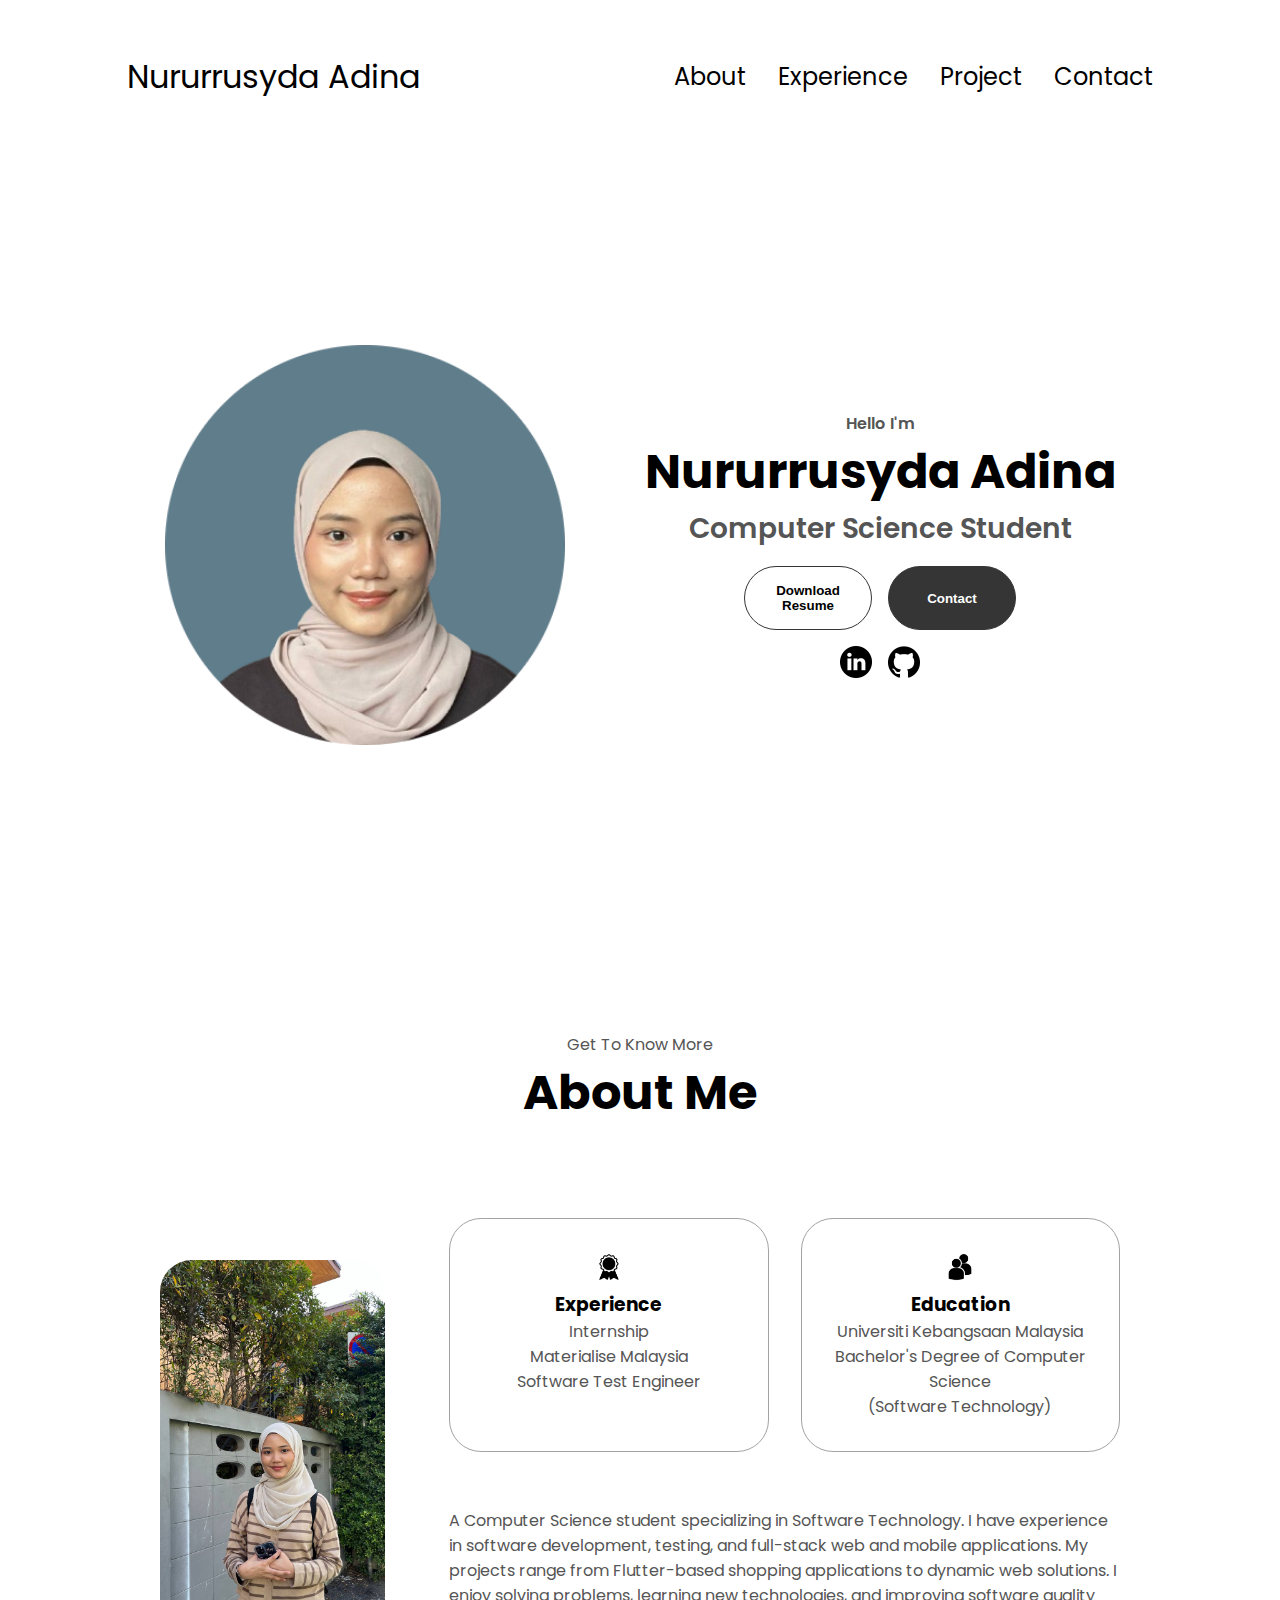
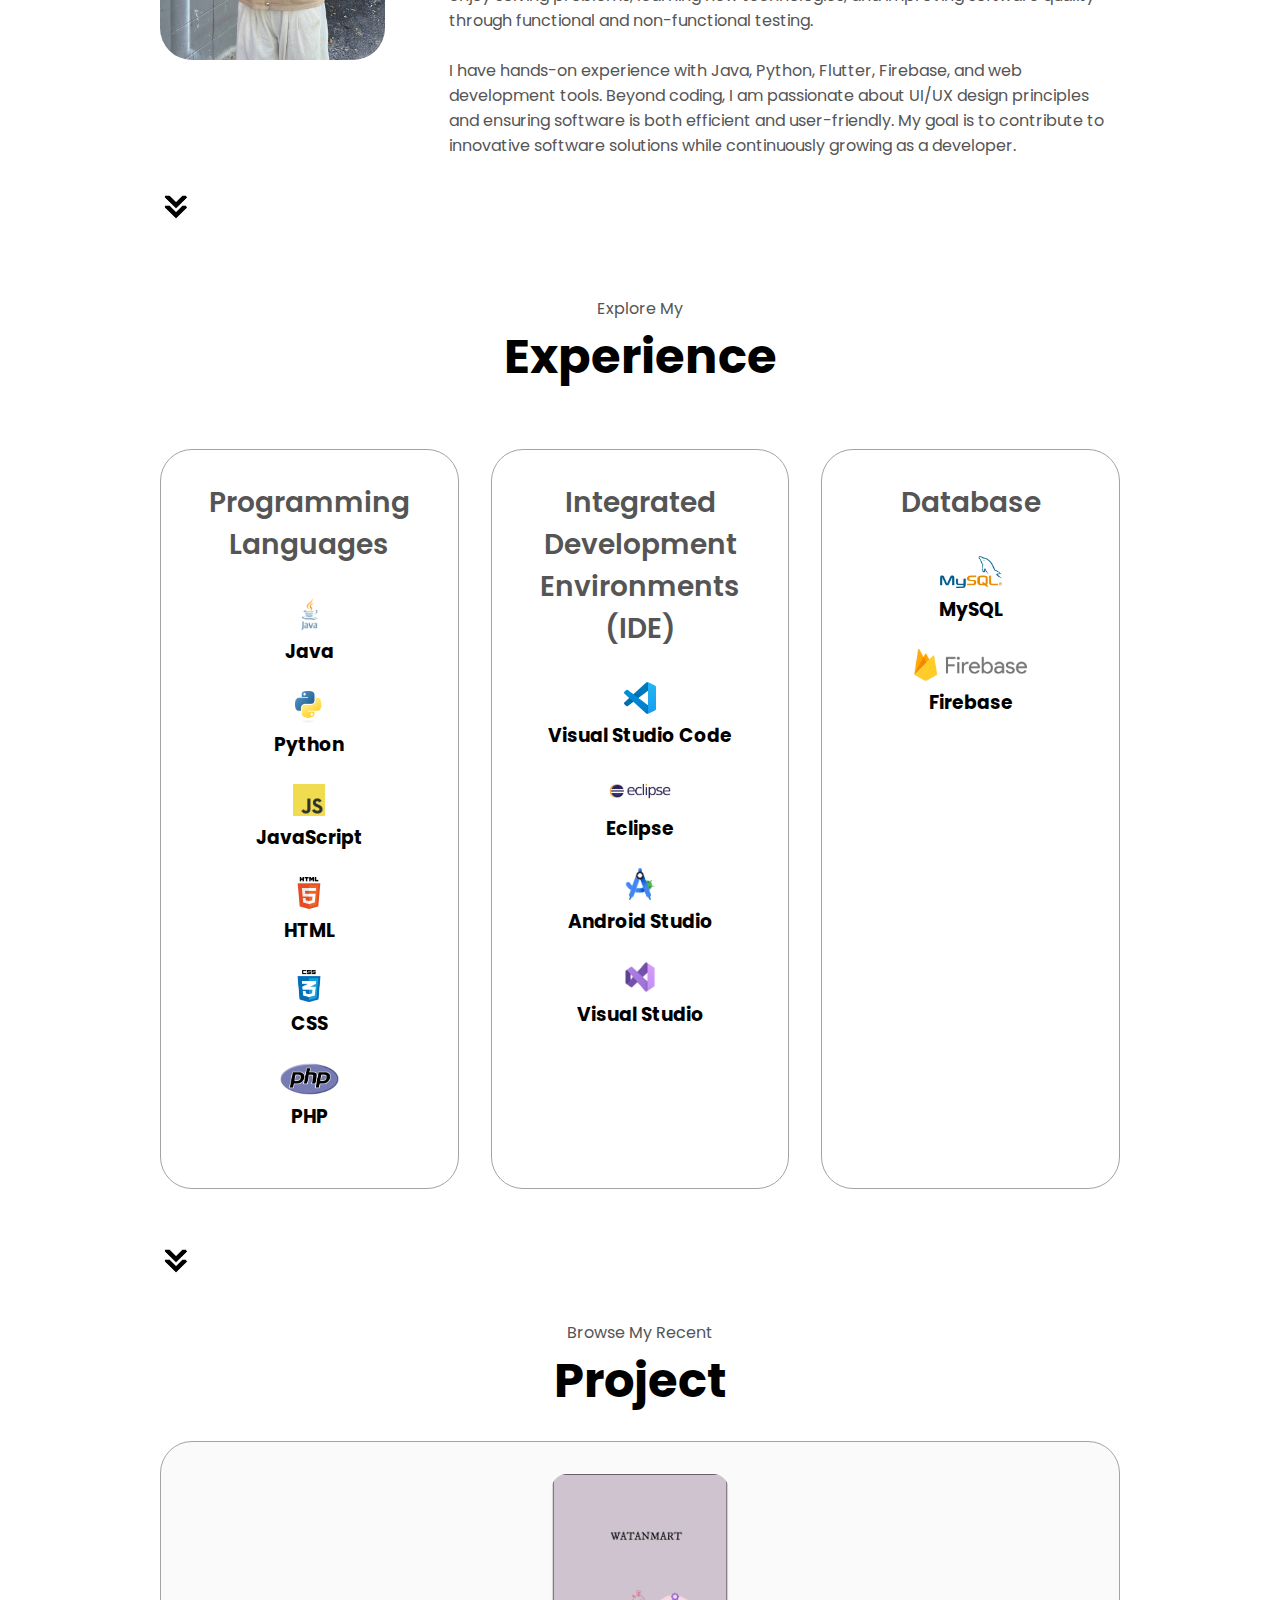
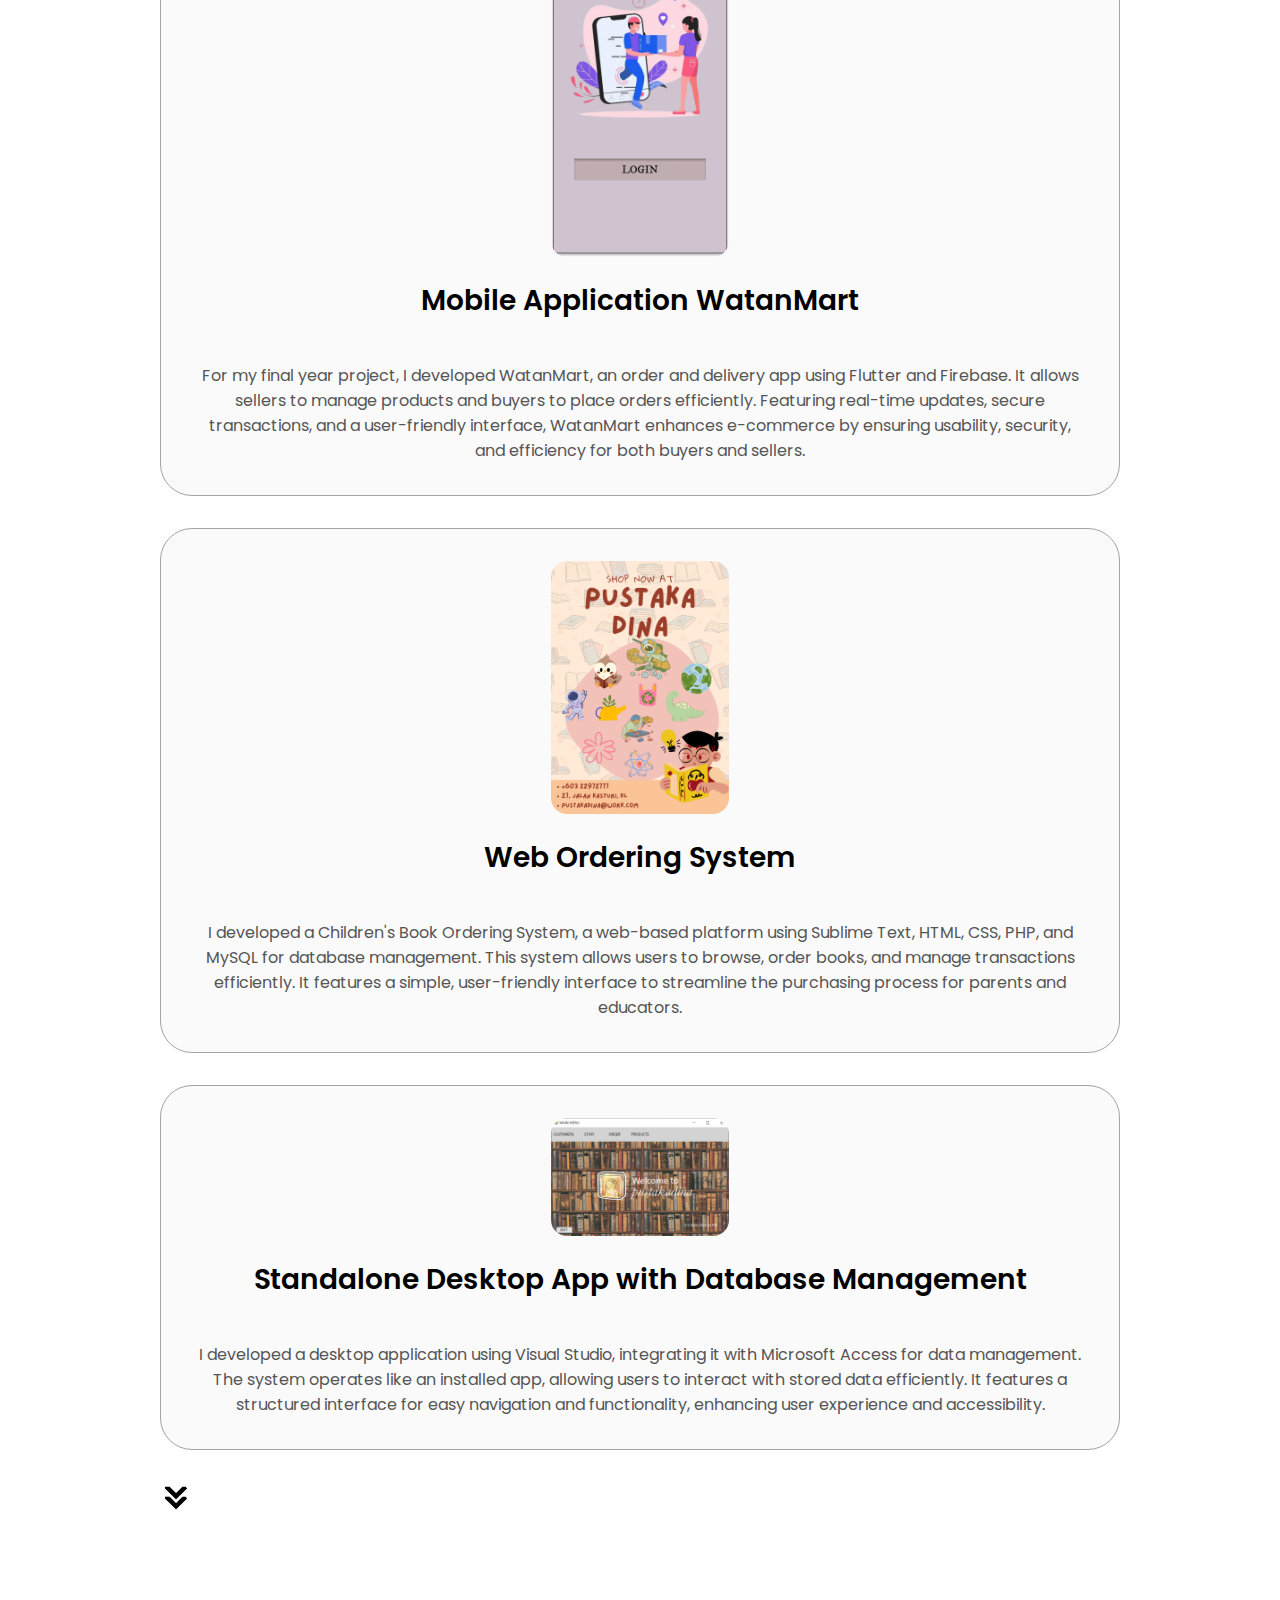
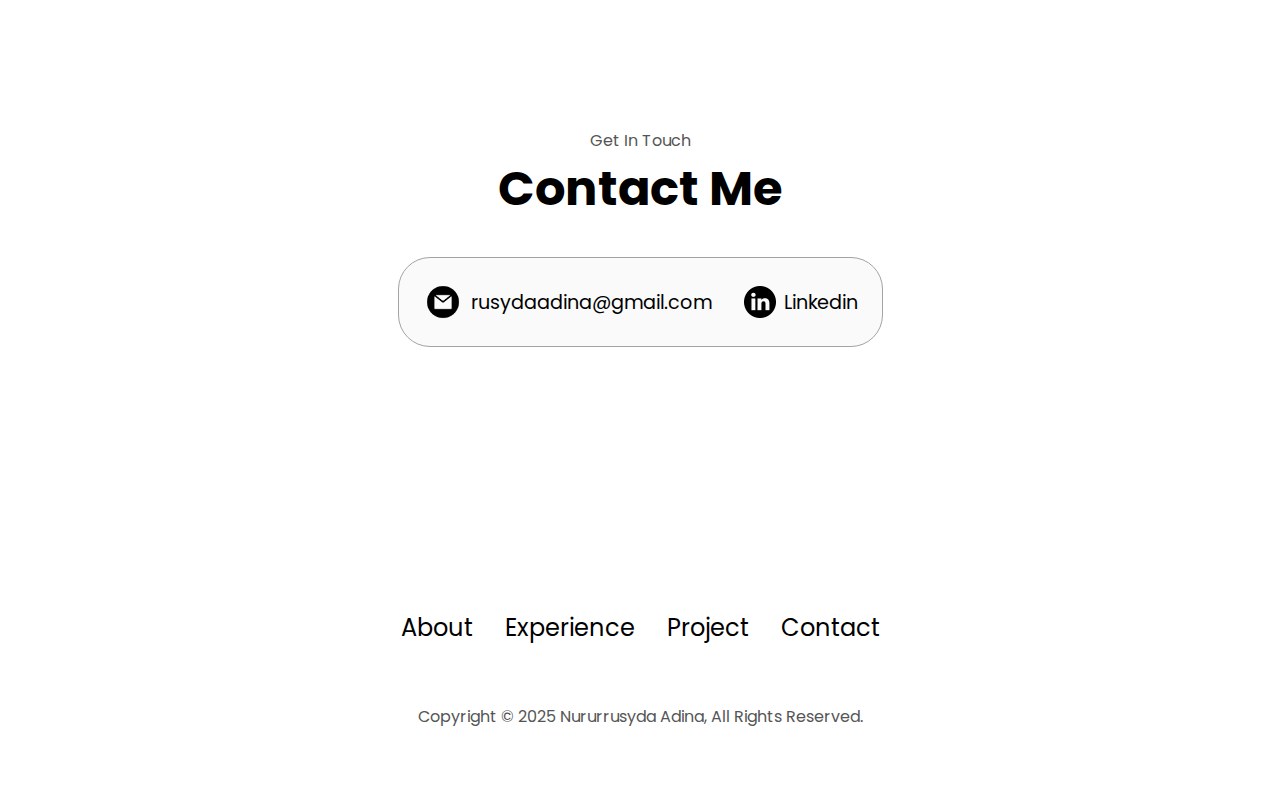
<file: index.html>
<!DOCTYPE html>
<html lang="en">
    <head>
        <meta charset="UTF-8">
        <meta name="viewport" content="width=device-width, initial-scale=1.0">
        <title>My Portfolio</title>
        <link rel="stylesheet" href="style.css">
        <link rel="stylesheet" href="mediaqueries.css">
    </head>
    <body>
        <nav id="desktop-nav">
            <div class="logo">Nururrusyda Adina</div>
            <div>
                <ul class="nav-links">
                    <li><a href="#about">About</a></li>
                    <li><a href="#experience">Experience</a></li>
                    <li><a href="#project">Project</a></li>
                    <li><a href="#contact">Contact</a></li>
                </ul>
            </div>
        </nav>
        <nav id="hamburger-nav">
            <div class="logo">Nururrusyda Adina</div>
            <div class="hamburger-menu">
                <div class="hamburger-icon" onclick="toggleMenu()">
                    <span></span>
                    <span></span>
                    <span></span>
                </div>
                <div class="menu-links">
                    <li><a href="#about" onclick="toggleMenu()">About</a></li>
                    <li><a href="#experience" onclick="toggleMenu()">Experience</a></li>
                    <li><a href="#project" onclick="toggleMenu()">Project</a></li>
                    <li><a href="#Contact" onclick="toggleMenu()">Contact</a></li>
                </div>
            </div>
        </nav>
        <section id="profile">
            <div class="section__pic-container">
                <img src="assets/profile-pic.png" alt="Dina profile picture">
            </div>
            <div class="section__text">
                <p class="section__text__p1">Hello I'm</p>
                <h1 class="title">Nururrusyda Adina</h1>
                <p class="section__text__p2">Computer Science Student</p>
                <div class="btn-container">
                    <button class="btn btn-color-2" onclick="window.open('./resume.pdf')">
                        Download Resume
                    </button>
                    <button class="btn btn-color-1" onclick="location.href='./#contact'">
                        Contact
                    </button>
                </div>
                <div id="socials-container">
                    <img src="assets/linkedin.png" alt="My Linkedin profile"
                    class="icon" onclick="location.href='www.linkedin.com/in/nururrusyda-adina-05a764264'">
                    <img src="assets/github.png" alt="My Github profile"
                    class="icon" onclick="location.href='www.github.com/'">
                </div>
            </div>
        </section>
        <section id="about">
            <p class="section__text__p1">Get To Know More</p>
            <h1 class="title">About Me</h1>
            <div class="section-container">
                <div class="section__pic-container">
                    <img src="assets/about-pic.jpg" alt="Profile picture" class="about-pic">
                </div>
                <div class="about-details-container">
                    <div class="about-containers">
                        <div class="details-container">
                            <img src="assets/experience.png" alt="Experience icon" class="icon">
                            <h3>Experience</h3>
                            <p>Internship <br> Materialise Malaysia <br> Software Test Engineer</p>
                        </div>
                        <div class="details-container">
                            <img src="assets/education.png" alt="Education icon" class="icon">
                            <h3>Education</h3>
                            <p>Universiti Kebangsaan Malaysia <br> Bachelor's Degree of Computer Science <br>(Software Technology)</p>
                        </div>
                    </div>
                    <div class="text-container">
                        <p>A Computer Science student specializing in Software Technology. I have experience in software development,
                             testing, and full-stack web and mobile applications. My projects range from Flutter-based shopping applications
                              to dynamic web solutions. I enjoy solving problems, learning new technologies, and improving software quality 
                              through functional and non-functional testing.</p><br>
                        <p>I have hands-on experience with Java, Python, Flutter, Firebase, and web development tools. Beyond coding, I am 
                            passionate about UI/UX design principles and ensuring software is both efficient and user-friendly. My goal is to
                             contribute to innovative software solutions while continuously growing as a developer.</p>
                    </div>
                </div>
            </div>
            <img src="assets/arrow.png" alt="Arrow icon" class="icon" onclick="location.href='./#experience'">
        </section>
        <section id="experience">
            <p class="section__text__p1">Explore My</p>
            <h1 class="title">Experience</h1>
            <div class="experience-details-container">
                <div class="about-containers">
                    <div class="details-container"> <!--LANGUAGES-->
                        <h2 class="experience-sub-title">Programming Languages</h2>
                        <div class="article-container">
                            <article>
                                <img src="assets/java.png" alt="Experience icon" class="icon">
                                <div>
                                    <h3>Java</h3><br>
                                </div>
                            </article>
                            <article>
                                <img src="assets/python.png" alt="Experience icon" class="icon">
                                <div>
                                    <h3>Python</h3><br>
                                </div>
                            </article>
                            <article>
                                <img src="assets/javascript.png" alt="Experience icon" class="icon">
                                <div>
                                    <h3>JavaScript</h3><br>
                                </div>
                            </article>
                            <article>
                                <img src="assets/html.png" alt="Experience icon" class="icon">
                                <div>
                                    <h3>HTML</h3><br>
                                </div>
                            </article>
                            <article>
                                <img src="assets/css.png" alt="Experience icon" class="icon">
                                <div>
                                    <h3>CSS</h3><br>
                                </div>
                            </article>
                            <article>
                                <img src="assets/php.png" alt="Experience icon" class="icon">
                                <div>
                                    <h3>PHP</h3><br>
                            </article>
                        </div>
                    </div>
                    <div class="details-container"> <!--IDE-->
                        <h2 class="experience-sub-title">Integrated Development Environments (IDE)</h2>
                        <div class="article-container">
                            <article>
                                <img src="assets/vsc.png" alt="Experience icon" class="icon">
                                <div>
                                    <h3>Visual Studio Code</h3><br>
                                </div>
                            </article>
                            <article>
                                <img src="assets/eclipse.png" alt="Experience icon" class="icon">
                                <div>
                                    <h3>Eclipse</h3><br>
                                </div>
                            </article>
                            <article>
                                <img src="assets/android.png" alt="Experience icon" class="icon">
                                <div>
                                    <h3>Android Studio</h3><br>
                                </div>
                            </article>
                            <article>
                                <img src="assets/vs.jpg" alt="Experience icon" class="icon">
                                <div>
                                    <h3>Visual Studio</h3><br>
                                </div>
                            </article>
                        </div>
                    </div>
                    <div class="details-container"> <!--DATABASE-->
                        <h2 class="experience-sub-title">Database</h2>
                        <div class="article-container">
                            <article>
                                <img src="assets/mysql.png" alt="Experience icon" class="icon">
                                <div>
                                    <h3>MySQL</h3><br>
                                </div>
                            </article>
                            <article>
                                <img src="assets/firebase.png" alt="Experience icon" class="icon">
                                <div>
                                    <h3>Firebase</h3><br>
                                </div>
                            </article>
                        </div>
                    </div>
                </div>
            </div>
            <img src="assets/arrow.png" alt="Arrow icon" class="icon" onclick="location.href='./#project'">
        </section>
        <section id="project">
            <p class="section__text__p1">Browse My Recent</p>
            <h1 class="title">Project</h1>
            <div class="experience-details-container">
                <div class="details-container color-container">
                    <div class="article-container">
                        <img src="assets/fyp.png" alt="project 1" class="project-img">
                    </div>
                    <h2 class="experience-sub-title project-title">Mobile Application WatanMart</h2><br>
                    <p>For my final year project, I developed WatanMart, an order 
                        and delivery app using Flutter and Firebase. It allows 
                        sellers to manage products and buyers to place orders efficiently. 
                        Featuring real-time updates, secure transactions, and a user-friendly
                         interface, WatanMart enhances e-commerce by ensuring usability, security,
                          and efficiency for both buyers and sellers.</p>
                </div>
            </div>
            <div class="experience-details-container">
                <div class="details-container color-container">
                    <div class="article-container">
                        <img src="assets/web.png" alt="project 2" class="project-img">
                    </div>
                    <h2 class="experience-sub-title project-title">Web Ordering System</h2><br>
                    <p>I developed a Children's Book Ordering System, a web-based platform using 
                        Sublime Text, HTML, CSS, PHP, and MySQL for database management. 
                        This system allows users to browse, order books, and manage transactions efficiently.
                         It features a simple, user-friendly interface to streamline the purchasing process 
                         for parents and educators.</p>
                </div>
            </div>
            <div class="experience-details-container">
                <div class="details-container color-container">
                    <div class="article-container">
                        <img src="assets/pustakadina.png" alt="project 3" class="project-img">
                    </div>
                    <h2 class="experience-sub-title project-title">Standalone Desktop App with Database Management</h2><br>
                    <p>I developed a desktop application using Visual Studio, integrating it with 
                        Microsoft Access for data management. The system operates like an installed app,
                         allowing users to interact with stored data efficiently. It features a structured 
                         interface for easy navigation and functionality, enhancing user experience and accessibility.</p>
                </div>
            </div>
            <img src="assets/arrow.png" alt="Arrow icon" class="icon" onclick="location.href='./#contact'">
        </section>
        <section id="contact">
            <p class="section__text__p1">Get In Touch</p>
            <h1 class="title">Contact Me</h1>
            <div class="contact-info-upper-container">
                <div class="contact-info-container">
                    <img src="assets/email.png" alt="Email icon" class="icon contact-icon email-icon">
                    <p><a href="mailto:rusydaadina@gmail.com">rusydaadina@gmail.com</a></p>
                </div>
                <div class="contact-info-container">
                    <img src="assets/linkedin.png" alt="Linkedin icon" class="icon contact-icon">
                    <p><a href="www.linkedin.com/in/nururrusyda-adina-05a764264">Linkedin</a></p>
                </div>
            </div>
        </section>
        <footer>
            <nav>
                <div class="nav-links-container">
                    <ul class="nav-links">
                        <li><a href="#about">About</a></li>
                        <li><a href="#experience">Experience</a></li>
                        <li><a href="#project">Project</a></li>
                        <li><a href="#contact">Contact</a></li>
                    </ul>
                </div>
            </nav>
            <p>Copyright &#169; 2025 Nururrusyda Adina, All Rights Reserved.</p>
        </footer>
        <script src="script.js"></script>
    </body>
</html>
</file>
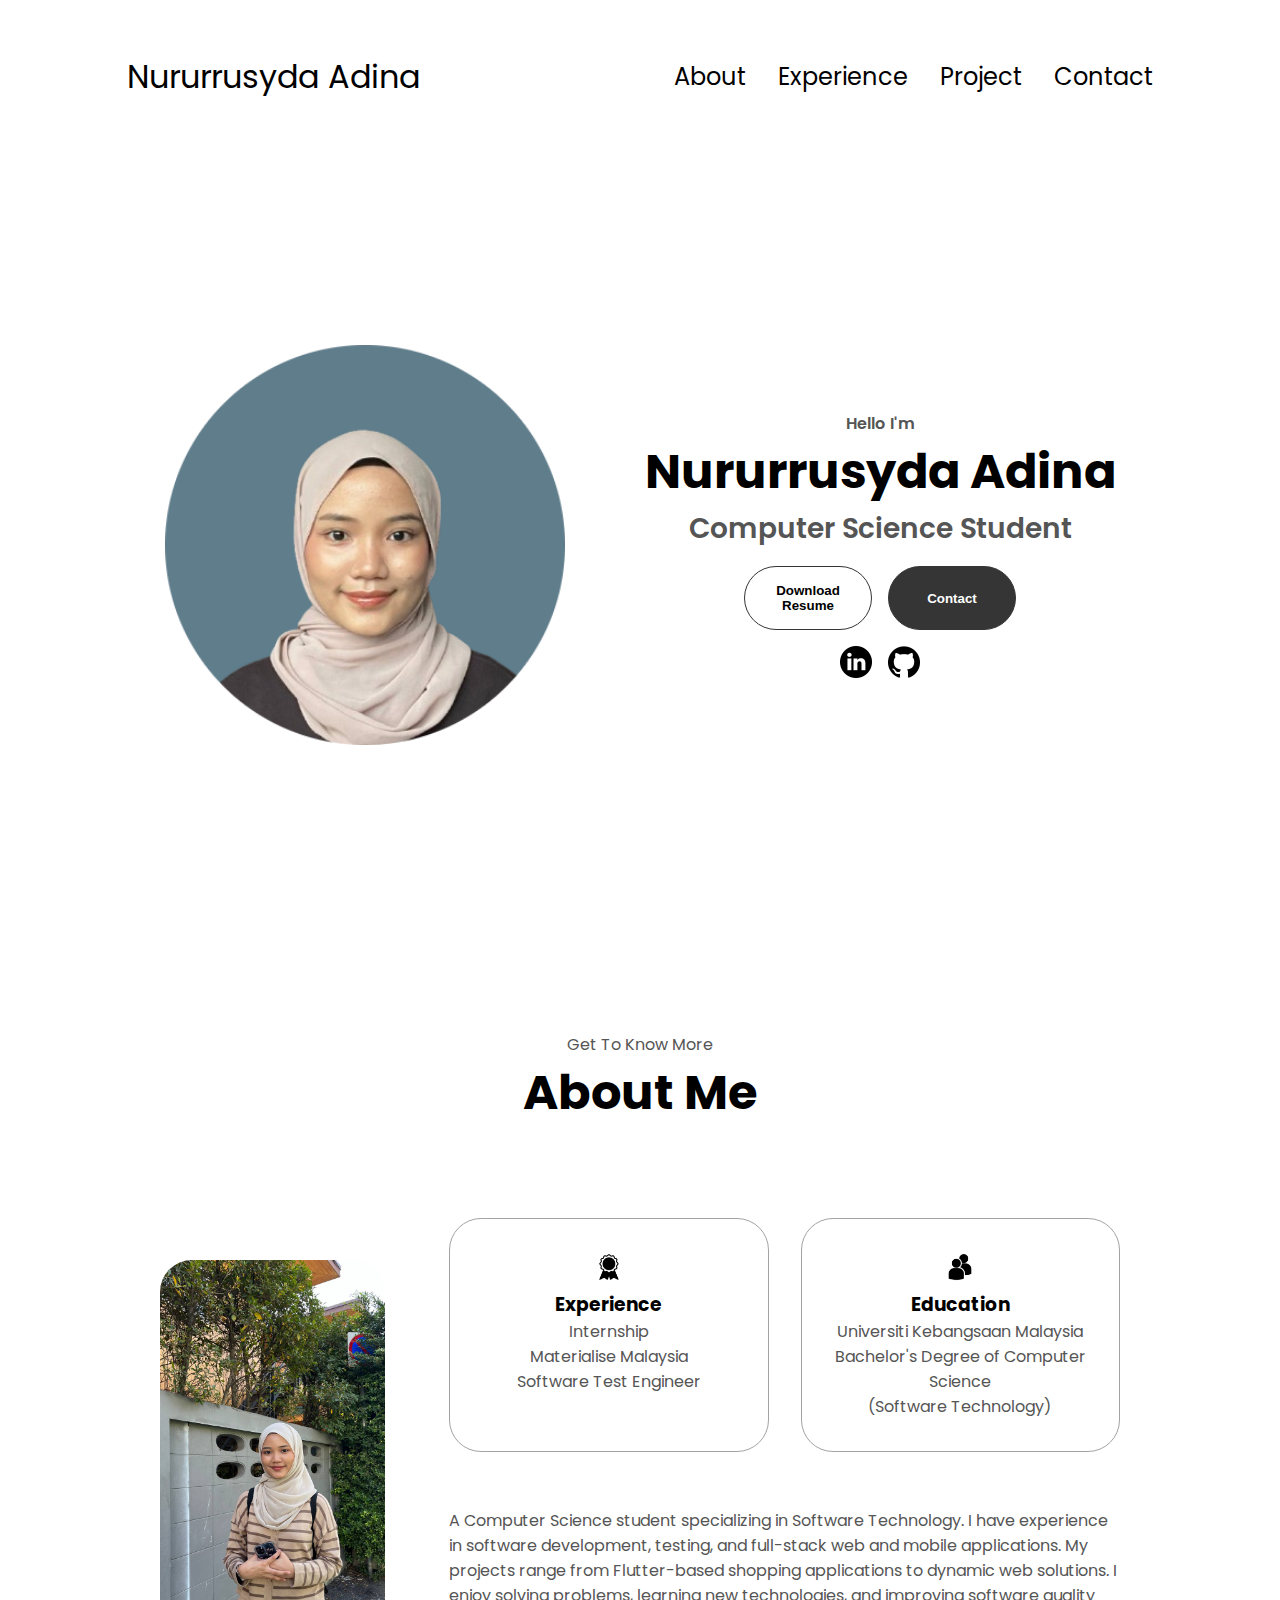
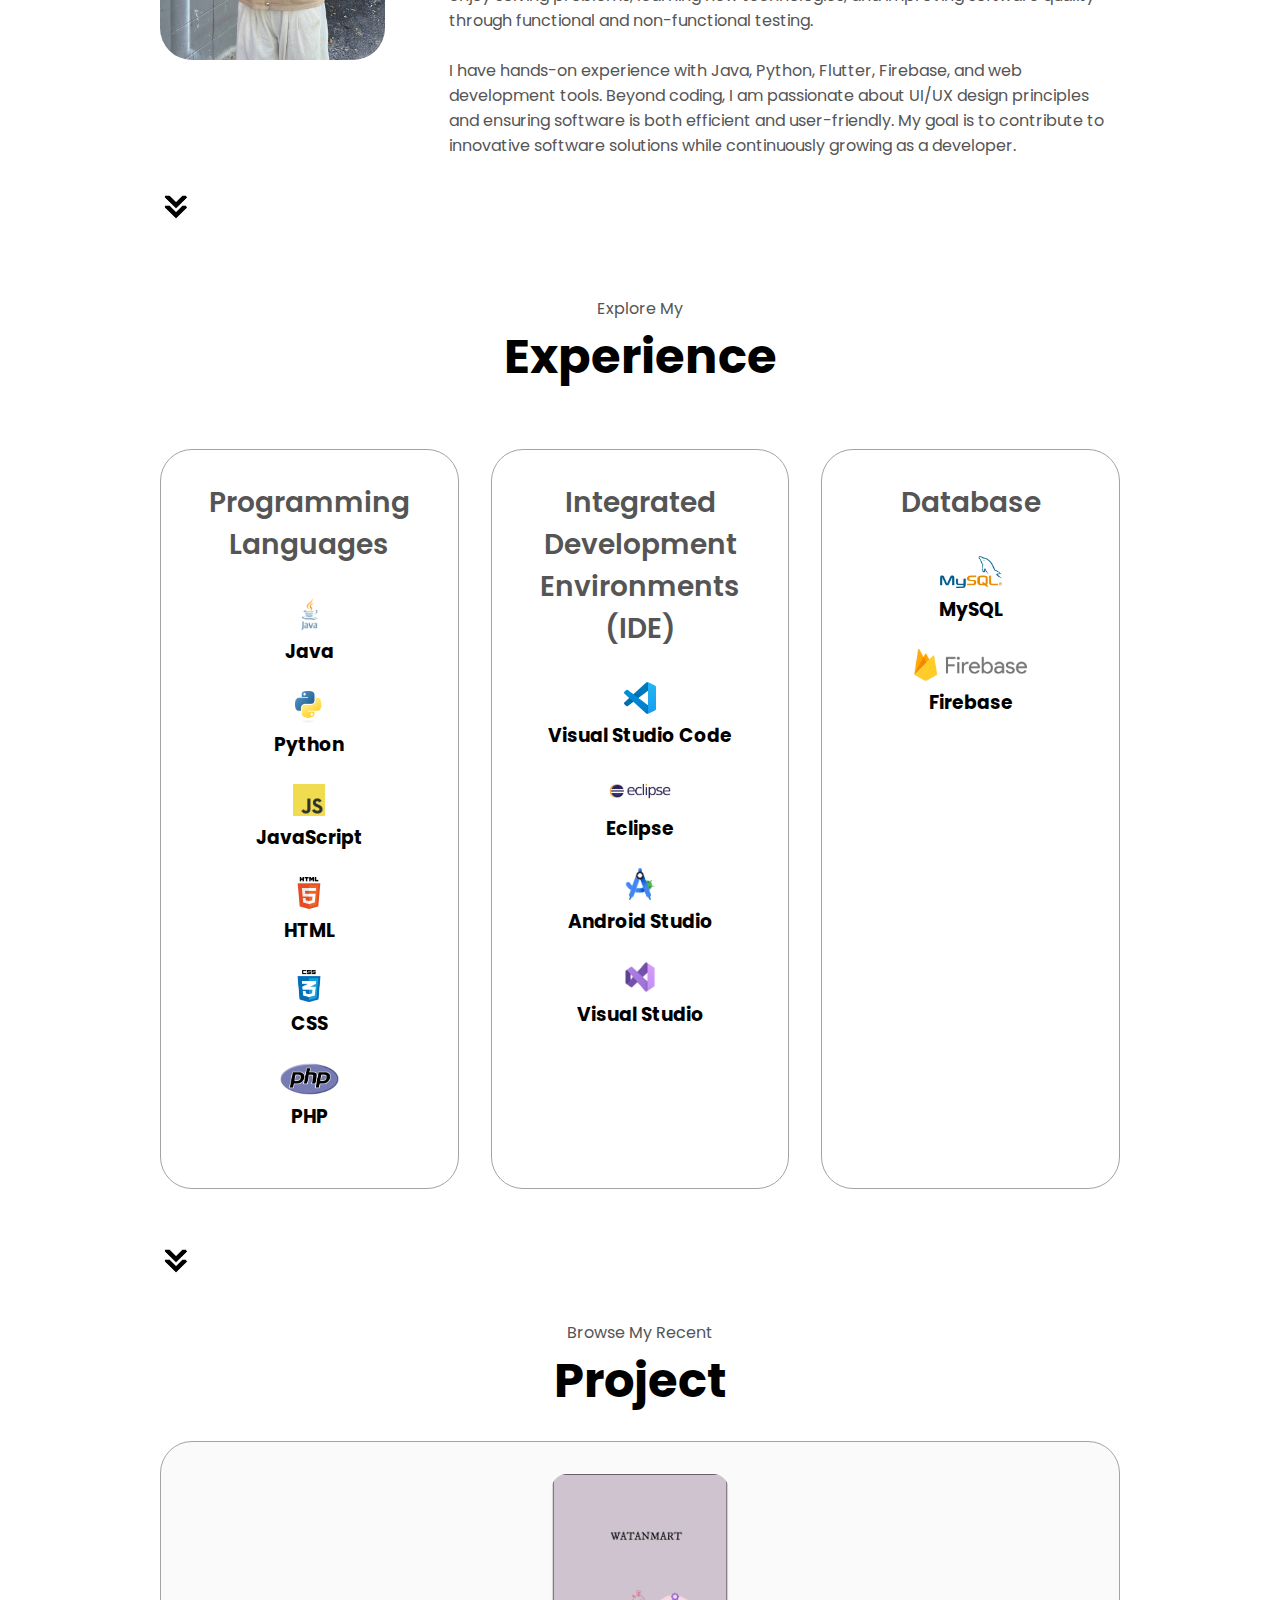
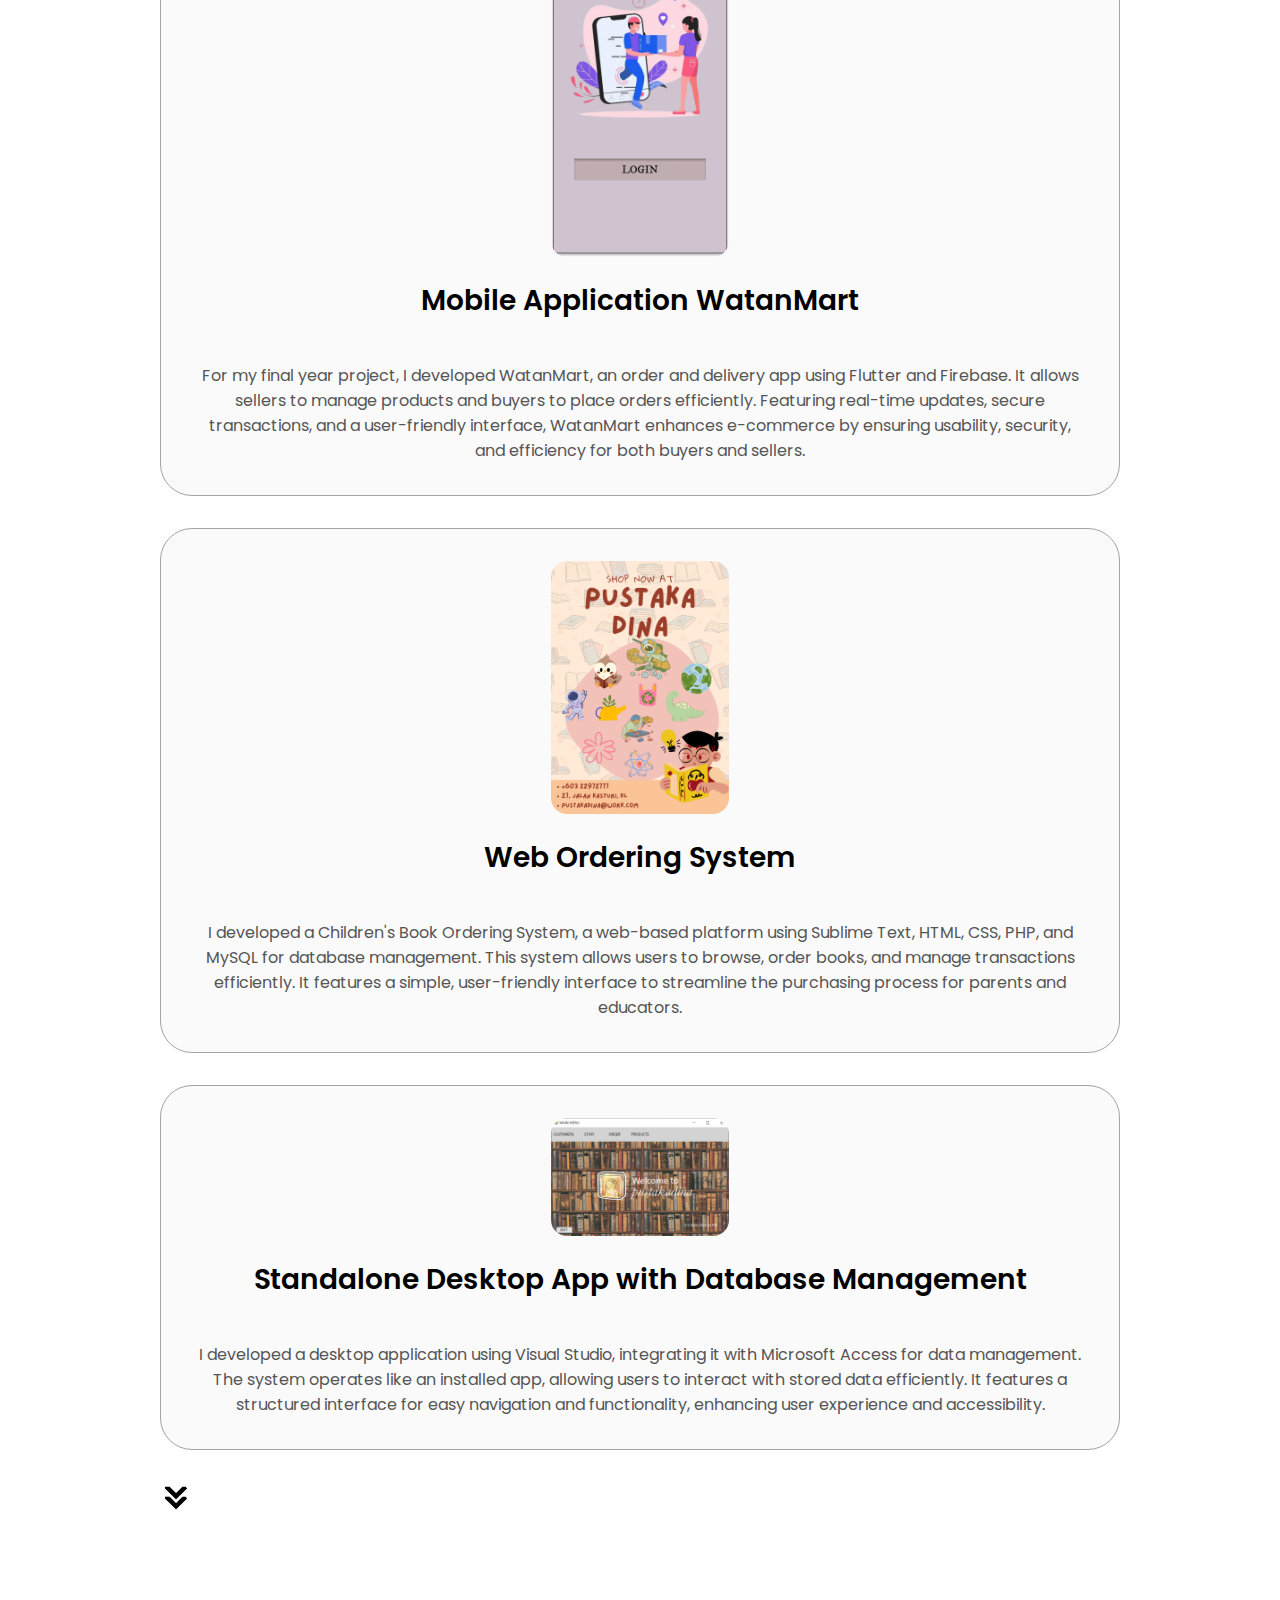
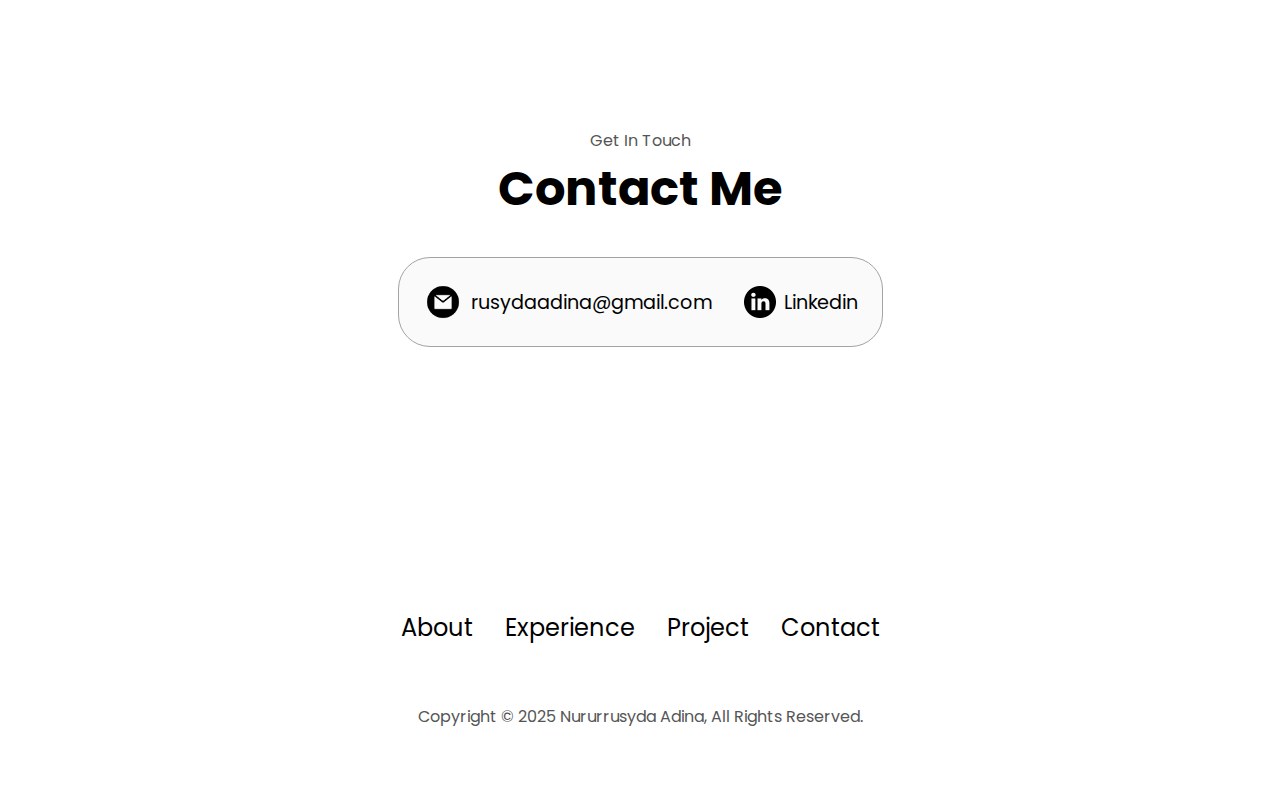
<file: assets/index.html>
<!DOCTYPE html>
<html lang="en">
    <head>
        <meta charset="UTF-8">
        <meta name="viewport" content="width=device-width, initial-scale=1.0">
        <title>My Portfolio</title>
        <link rel="stylesheet" href="style.css">
        <link rel="stylesheet" href="mediaqueries.css">
    </head>
    <body>
        <nav id="desktop-nav">
            <div class="logo">Nururrusyda Adina</div>
            <div>
                <ul class="nav-links">
                    <li><a href="#about">About</a></li>
                    <li><a href="#experience">Experience</a></li>
                    <li><a href="#project">Project</a></li>
                    <li><a href="#contact">Contact</a></li>
                </ul>
            </div>
        </nav>
        <nav id="hamburger-nav">
            <div class="logo">Nururrusyda Adina</div>
            <div class="hamburger-menu">
                <div class="hamburger-icon" onclick="toggleMenu()">
                    <span></span>
                    <span></span>
                    <span></span>
                </div>
                <div class="menu-links">
                    <li><a href="#about" onclick="toggleMenu()">About</a></li>
                    <li><a href="#experience" onclick="toggleMenu()">Experience</a></li>
                    <li><a href="#project" onclick="toggleMenu()">Project</a></li>
                    <li><a href="#Contact" onclick="toggleMenu()">Contact</a></li>
                </div>
            </div>
        </nav>
        <section id="profile">
            <div class="section__pic-container">
                <img src="./profile-pic.png" alt="Dina profile picture">
            </div>
            <div class="section__text">
                <p class="section__text__p1">Hello I'm</p>
                <h1 class="title">Nururrusyda Adina</h1>
                <p class="section__text__p2">Computer Science Student</p>
                <div class="btn-container">
                    <button class="btn btn-color-2" onclick="window.open('./resume.pdf')">
                        Download Resume
                    </button>
                    <button class="btn btn-color-1" onclick="location.href='./#contact'">
                        Contact
                    </button>
                </div>
                <div id="socials-container">
                    <img src="./linkedin.png" alt="My Linkedin profile"
                    class="icon" onclick="location.href='www.linkedin.com/in/nururrusyda-adina-05a764264'">
                    <img src="./github.png" alt="My Github profile"
                    class="icon" onclick="location.href='www.github.com/'">
                </div>
            </div>
        </section>
        <section id="about">
            <p class="section__text__p1">Get To Know More</p>
            <h1 class="title">About Me</h1>
            <div class="section-container">
                <div class="section__pic-container">
                    <img src="./about-pic.jpg" alt="Profile picture" class="about-pic">
                </div>
                <div class="about-details-container">
                    <div class="about-containers">
                        <div class="details-container">
                            <img src="./experience.png" alt="Experience icon" class="icon">
                            <h3>Experience</h3>
                            <p>Internship <br> Materialise Malaysia <br> Software Test Engineer</p>
                        </div>
                        <div class="details-container">
                            <img src="./education.png" alt="Education icon" class="icon">
                            <h3>Education</h3>
                            <p>Universiti Kebangsaan Malaysia <br> Bachelor's Degree of Computer Science <br>(Software Technology)</p>
                        </div>
                    </div>
                    <div class="text-container">
                        <p>A Computer Science student specializing in Software Technology. I have experience in software development,
                             testing, and full-stack web and mobile applications. My projects range from Flutter-based shopping applications
                              to dynamic web solutions. I enjoy solving problems, learning new technologies, and improving software quality 
                              through functional and non-functional testing.</p><br>
                        <p>I have hands-on experience with Java, Python, Flutter, Firebase, and web development tools. Beyond coding, I am 
                            passionate about UI/UX design principles and ensuring software is both efficient and user-friendly. My goal is to
                             contribute to innovative software solutions while continuously growing as a developer.</p>
                    </div>
                </div>
            </div>
            <img src="./arrow.png" alt="Arrow icon" class="icon" onclick="location.href='./#experience'">
        </section>
        <section id="experience">
            <p class="section__text__p1">Explore My</p>
            <h1 class="title">Experience</h1>
            <div class="experience-details-container">
                <div class="about-containers">
                    <div class="details-container"> <!--LANGUAGES-->
                        <h2 class="experience-sub-title">Programming Languages</h2>
                        <div class="article-container">
                            <article>
                                <img src="./java.png" alt="Experience icon" class="icon">
                                <div>
                                    <h3>Java</h3><br>
                                </div>
                            </article>
                            <article>
                                <img src="./python.png" alt="Experience icon" class="icon">
                                <div>
                                    <h3>Python</h3><br>
                                </div>
                            </article>
                            <article>
                                <img src="./javascript.png" alt="Experience icon" class="icon">
                                <div>
                                    <h3>JavaScript</h3><br>
                                </div>
                            </article>
                            <article>
                                <img src="./html.png" alt="Experience icon" class="icon">
                                <div>
                                    <h3>HTML</h3><br>
                                </div>
                            </article>
                            <article>
                                <img src="./css.png" alt="Experience icon" class="icon">
                                <div>
                                    <h3>CSS</h3><br>
                                </div>
                            </article>
                            <article>
                                <img src="./php.png" alt="Experience icon" class="icon">
                                <div>
                                    <h3>PHP</h3><br>
                            </article>
                        </div>
                    </div>
                    <div class="details-container"> <!--IDE-->
                        <h2 class="experience-sub-title">Integrated Development Environments (IDE)</h2>
                        <div class="article-container">
                            <article>
                                <img src="./vsc.png" alt="Experience icon" class="icon">
                                <div>
                                    <h3>Visual Studio Code</h3><br>
                                </div>
                            </article>
                            <article>
                                <img src="./eclipse.png" alt="Experience icon" class="icon">
                                <div>
                                    <h3>Eclipse</h3><br>
                                </div>
                            </article>
                            <article>
                                <img src="./android.png" alt="Experience icon" class="icon">
                                <div>
                                    <h3>Android Studio</h3><br>
                                </div>
                            </article>
                            <article>
                                <img src="./vs.jpg" alt="Experience icon" class="icon">
                                <div>
                                    <h3>Visual Studio</h3><br>
                                </div>
                            </article>
                        </div>
                    </div>
                    <div class="details-container"> <!--DATABASE-->
                        <h2 class="experience-sub-title">Database</h2>
                        <div class="article-container">
                            <article>
                                <img src="./mysql.png" alt="Experience icon" class="icon">
                                <div>
                                    <h3>MySQL</h3><br>
                                </div>
                            </article>
                            <article>
                                <img src="./firebase.png" alt="Experience icon" class="icon">
                                <div>
                                    <h3>Firebase</h3><br>
                                </div>
                            </article>
                        </div>
                    </div>
                </div>
            </div>
            <img src="./arrow.png" alt="Arrow icon" class="icon" onclick="location.href='./#project'">
        </section>
        <section id="project">
            <p class="section__text__p1">Browse My Recent</p>
            <h1 class="title">Project</h1>
            <div class="experience-details-container">
                <div class="details-container color-container">
                    <div class="article-container">
                        <img src="./fyp.png" alt="project 1" class="project-img">
                    </div>
                    <h2 class="experience-sub-title project-title">Mobile Application WatanMart</h2><br>
                    <p>For my final year project, I developed WatanMart, an order 
                        and delivery app using Flutter and Firebase. It allows 
                        sellers to manage products and buyers to place orders efficiently. 
                        Featuring real-time updates, secure transactions, and a user-friendly
                         interface, WatanMart enhances e-commerce by ensuring usability, security,
                          and efficiency for both buyers and sellers.</p>
                </div>
            </div>
            <div class="experience-details-container">
                <div class="details-container color-container">
                    <div class="article-container">
                        <img src="./web.png" alt="project 2" class="project-img">
                    </div>
                    <h2 class="experience-sub-title project-title">Web Ordering System</h2><br>
                    <p>I developed a Children's Book Ordering System, a web-based platform using 
                        Sublime Text, HTML, CSS, PHP, and MySQL for database management. 
                        This system allows users to browse, order books, and manage transactions efficiently.
                         It features a simple, user-friendly interface to streamline the purchasing process 
                         for parents and educators.</p>
                </div>
            </div>
            <div class="experience-details-container">
                <div class="details-container color-container">
                    <div class="article-container">
                        <img src="./pustakadina.png" alt="project 3" class="project-img">
                    </div>
                    <h2 class="experience-sub-title project-title">Standalone Desktop App with Database Management</h2><br>
                    <p>I developed a desktop application using Visual Studio, integrating it with 
                        Microsoft Access for data management. The system operates like an installed app,
                         allowing users to interact with stored data efficiently. It features a structured 
                         interface for easy navigation and functionality, enhancing user experience and accessibility.</p>
                </div>
            </div>
            <img src="./arrow.png" alt="Arrow icon" class="icon" onclick="location.href='./#contact'">
        </section>
        <section id="contact">
            <p class="section__text__p1">Get In Touch</p>
            <h1 class="title">Contact Me</h1>
            <div class="contact-info-upper-container">
                <div class="contact-info-container">
                    <img src="./email.png" alt="Email icon" class="icon contact-icon email-icon">
                    <p><a href="mailto:rusydaadina@gmail.com">rusydaadina@gmail.com</a></p>
                </div>
                <div class="contact-info-container">
                    <img src="./linkedin.png" alt="Linkedin icon" class="icon contact-icon">
                    <p><a href="www.linkedin.com/in/nururrusyda-adina-05a764264">Linkedin</a></p>
                </div>
            </div>
        </section>
        <footer>
            <nav>
                <div class="nav-links-container">
                    <ul class="nav-links">
                        <li><a href="#about">About</a></li>
                        <li><a href="#experience">Experience</a></li>
                        <li><a href="#project">Project</a></li>
                        <li><a href="#contact">Contact</a></li>
                    </ul>
                </div>
            </nav>
            <p>Copyright &#169; 2025 Nururrusyda Adina, All Rights Reserved.</p>
        </footer>
        <script src="script.js"></script>
    </body>
</html>
</file>
<file: style.css>
/* GENERAL */

@import url("https://fonts.googleapis.com/css2?family=Poppins:wght@300;400;500;600&display=swap");

* {
  margin: 0;
  padding: 0;
}

body {
  font-family: "Poppins", sans-serif;
}

html {
  scroll-behavior: smooth;
}

p {
  color: rgb(85, 85, 85);
}

/*TRANSITION*/

a,
.btn {
  transition: all 300ms ease;
}

/*DESKTOP NAV*/

nav,
.nav-links {
  display: flex;
}

nav {
  justify-content: space-around;
  align-items: center;
  height: 17vh;
}

.nav-links {
  gap: 2rem;
  list-style: none;
  font-size: 1.5rem;
}

a {
  color: black;
  text-decoration: none;
  text-decoration-color: white;
}

a:hover {
  color: grey;
  text-decoration: underline;
  text-underline-offset: 1rem;
  text-decoration-color: rgb(181, 181, 181);
}

.logo {
  font-size: 2rem;
}

.logo:hover {
  cursor: default;
}

/*HAMBURGER MENU*/

#hamburger-nav {
  display: none;
}

.hamburger-menu {
  position: relative;
  display: inline-block;
}

.hamburger-icon {
  display: flex;
  flex-direction: column;
  justify-content: space-between;
  height: 24px;
  width: 30px;
  cursor: pointer;
}

.hamburger-icon span {
  width: 100%;
  height: 2px;
  background-color: black;
  transition: all 0.3 ease-in-out;
}

.menu-links {
  position: absolute;
  top: 100%;
  right: 0;
  background-color: white;
  width: fit-content;
  max-height: 0;
  overflow: hidden;
  transition: all 0.3 ease-in-out;
}

.menu-links a {
  display: block;
  padding: 10px;
  text-align: center;
  font-size: 1.5rem;
  color: black;
  text-decoration: none;
  transition: all 0.3 ease-in-out;
}

.menu-links li {
  list-style: none;
}

.menu-links.open {
  max-height: 300px;
}

.hamburger-icon.open span:first-child {
  transform: rotate(45deg) translate(10px, 5px);
}

.hamburger-icon.open span:nth-child(2) {
  opacity: 0;
}

.hamburger-icon.open span:last-child {
  transform: rotate(-45deg) translate(10px, -5px);
}

.hamburger-icon span:first-child {
  transform: none;
}

.hamburger-icon span:first-child {
  opacity: 1;
}

.hamburger-icon span:first-child {
  transform: none;
}

/*SECTIONS*/

section {
  padding-top: 4vh;
  height: 96vh;
  margin: 0 10rem;
  box-sizing: border-box;
  min-height: fit-content;
}

.section-container {
  display: flex;
}

/*PROFILE SECTION*/

#profile {
  display: flex;
  justify-content: center;
  gap: 5rem;
  height: 80vh;
}

.section__pic-container {
  display: flex;
  height: 400px;
  width: 400px;
  margin: auto 0;
}

.section__text {
  align-self: center;
  text-align: center;
}

.section__text p {
  font-weight: 600;
}

.section__text__p1 {
  text-align: center;
}

.section__text__p2 {
  font-size: 1.75rem;
  margin-bottom: 1rem;
}

.title {
  font-size: 3rem;
  text-align: center;
}

#socials-container {
  display: flex;
  justify-content: center;
  margin-top: 1rem;
  gap: 1rem;
}

/*ICONS*/

.icon {
  cursor: pointer;
  height: 2rem;
}

/*BUTTONS*/

.btn-container {
  display: flex;
  justify-content: center;
  gap: 1rem;
}

.btn {
  font-weight: 600;
  transition: all 300ms ease;
  padding: 1rem;
  width: 8rem;
  border-radius: 2rem;
}

.btn-color-1,
.btn-color-2 {
  border: rgb(53, 53, 53) 0.1rem solid;
}

.btn-color-1:hover,
.btn-color-2:hover {
  cursor: pointer;
}

.btn-color-1,
.btn-color-2:hover {
  background: rgb(53, 53, 53);
  color: white;
}

.btn-color-1:hover {
  background: rgb(0, 0, 0);
}

.btn-color-2 {
  background: none;
}

.btn-color-2:hover {
  border: rgb(255, 255, 255) 0.1rem solid;
}

.btn-container {
  gap: 1rem;
}

/*ABOUT SECTION*/

#about {
  position: relative;
}

.about-containers {
  gap: 2rem;
  margin-bottom: 2rem;
  margin-top: 2rem;
}

.about-details-container {
  justify-content: center;
  flex-direction: column;
}

.about-containers,
.about-details-container {
  display: flex;
}

.about-pic {
  border-radius: 2rem;
}

.arrow {
  position: absolute;
  right: 5rem;
  bottom: 2.5rem;
}

.details-container {
  padding: 1.5rem;
  flex: 1;
  background: white;
  border-radius: 2rem;
  border: rgb(53, 53, 53) 0.1rem solid;
  border-color: rgb(163, 163, 163);
  text-align: center;
}

.section-container {
  gap: 4rem;
  height: 80%;
}

.section__pic-container {
  height: 400px;
  width: 400px;
  margin: auto 0;
}

/*EXPERIENCE */
experience {
  position: relative;
}

.experience-sub-title {
  color: rgb(85, 85, 85);
  font-weight: 600;
  font-size: 1.75rem;
  margin-bottom: 2rem;
}

.article icon {
  height: 5%;
  width: 5%;
  margin: ;
}
.details-container {
  padding: 2rem; /* Increased padding */
  margin: 1.5rem 0; /* Adds spacing between projects */
  flex: 1;
  background: white;
  border-radius: 2rem;
  border: rgb(53, 53, 53) 0.1rem solid;
  border-color: rgb(163, 163, 163);
  text-align: center;
}

.experience-details-container {
  margin-bottom: 2rem; /* Adds space between each project */
}

/*.experience-details-container {
    display: flex;
    justify-content: center;
    flex-direction: column;
}

.article-container {
    display: flex;
    text-align: initial;
    flex-wrap: wrap;
    flex-direction: row;
    gap: 2.5rem;
    justify-content: space-around;
}

article {
    display: flex;
    width: 10rem;
    justify-content: space-around;
    gap: 0.5rem;
}*/

article .icon {
  cursor: default;
}

/*PROJECTS*/

#project {
  position: relative;
}

.color-container {
  border-color: rgb(163, 163, 163);
  background: rgb(250, 250, 250);
}

.project-img {
  border-radius: 1rem;
  width: 20%;
  height: 20%;
}
.project-title {
  margin: 1rem;
  color: black;
}

/*CONTACT*/

#contact {
  display: flex;
  justify-content: center;
  flex-direction: column;
  height: 70vh;
}

.contact-info-upper-container {
  display: flex;
  justify-content: center;
  border-radius: 2rem;
  border: rgb(53, 53, 53) 0.1rem solid;
  border-color: rgb(163, 163, 163);
  background: rgb(250, 250, 250);
  margin: 2rem auto;
  padding: 0.5rem;
}

.contact-info-container {
  display: flex;
  align-items: center;
  justify-content: center;
  gap: 0.5rem;
  margin: 1rem;
}

.contact-info-container {
  font-size: larger;
}

.contact-icon {
  cursor: default;
}

.email-icon {
  height: 2.5rem;
}

/*FOOTER SECTION*/

footer {
  height: 26vh;
  margin: 0 1rem;
}

footer p {
  text-align: center;
}
</file>
<file: mediaqueries.css>
@media screen and (max-width: 1400px) {
    #profile {
        height: 83vh;
        margin-bottom: 6rem;
    }
    .about-containers {
        flex-wrap: wrap;
    }
}

@media screen and (max-width: 1200px) {
    #desktop-nav {
        display: none;
    }
    #hamburger-nav {
        display: flex;
    }
    #experience, .experience-details-container {
        margin-top: 2rem;
    }
    #profile, .section-container {
        display: block;
    }
    .arrow {
        display: none;
    }
    section, .section-container {
        height: fit-content;
    }
    section {
        margin: 0 5%;
    }
    .section_pic-container {
        width: 275px;
        height: 275px;
        margin: 0 auto 2rem;
    }
    .about-containers {
        margin-top: 0;
    }

}

@media screen and (max-width: 600px) {
    #contact, footer {
        height: 40vh;
    }
    #profile {
        height: 83vh;
        margin-bottom: 0;
    }
    article {
        font-size: 1rem;
    }
    footer nav {
        height: fit-content;
        margin-bottom: 2rem;
    }
    .about-containers, .contact-info-upper-container, .btn-container {
        flex-wrap: wrap;
    }
    .contact-info-container {
        margin: 0;
    }
    .contact-info-container p, .nav-links li a {
        font-size: 1rem;
    }
    .experience-sub-title {
        font-size: 1.25rem;
    }
    .logo {
        font-size: 1.5rem;
    }
    .nav-links {
        flex-direction: column;
        gap: 0.5rem;
        text-align: center;
    }
    .section__pic-container {
        width: auto;
        height: 46vw;
        justify-content: center;
    }
    .section__text__p2 {
        font-size: 1.25rem;
    }
    .title {
        font-size: 2rem;
    }
    .text-container {
        text-align: justify;
    }
}
</file>
<file: assets/style.css>
/* GENERAL */

@import url("https://fonts.googleapis.com/css2?family=Poppins:wght@300;400;500;600&display=swap");

* {
  margin: 0;
  padding: 0;
}

body {
  font-family: "Poppins", sans-serif;
}

html {
  scroll-behavior: smooth;
}

p {
  color: rgb(85, 85, 85);
}

/*TRANSITION*/

a,
.btn {
  transition: all 300ms ease;
}

/*DESKTOP NAV*/

nav,
.nav-links {
  display: flex;
}

nav {
  justify-content: space-around;
  align-items: center;
  height: 17vh;
}

.nav-links {
  gap: 2rem;
  list-style: none;
  font-size: 1.5rem;
}

a {
  color: black;
  text-decoration: none;
  text-decoration-color: white;
}

a:hover {
  color: grey;
  text-decoration: underline;
  text-underline-offset: 1rem;
  text-decoration-color: rgb(181, 181, 181);
}

.logo {
  font-size: 2rem;
}

.logo:hover {
  cursor: default;
}

/*HAMBURGER MENU*/

#hamburger-nav {
  display: none;
}

.hamburger-menu {
  position: relative;
  display: inline-block;
}

.hamburger-icon {
  display: flex;
  flex-direction: column;
  justify-content: space-between;
  height: 24px;
  width: 30px;
  cursor: pointer;
}

.hamburger-icon span {
  width: 100%;
  height: 2px;
  background-color: black;
  transition: all 0.3 ease-in-out;
}

.menu-links {
  position: absolute;
  top: 100%;
  right: 0;
  background-color: white;
  width: fit-content;
  max-height: 0;
  overflow: hidden;
  transition: all 0.3 ease-in-out;
}

.menu-links a {
  display: block;
  padding: 10px;
  text-align: center;
  font-size: 1.5rem;
  color: black;
  text-decoration: none;
  transition: all 0.3 ease-in-out;
}

.menu-links li {
  list-style: none;
}

.menu-links.open {
  max-height: 300px;
}

.hamburger-icon.open span:first-child {
  transform: rotate(45deg) translate(10px, 5px);
}

.hamburger-icon.open span:nth-child(2) {
  opacity: 0;
}

.hamburger-icon.open span:last-child {
  transform: rotate(-45deg) translate(10px, -5px);
}

.hamburger-icon span:first-child {
  transform: none;
}

.hamburger-icon span:first-child {
  opacity: 1;
}

.hamburger-icon span:first-child {
  transform: none;
}

/*SECTIONS*/

section {
  padding-top: 4vh;
  height: 96vh;
  margin: 0 10rem;
  box-sizing: border-box;
  min-height: fit-content;
}

.section-container {
  display: flex;
}

/*PROFILE SECTION*/

#profile {
  display: flex;
  justify-content: center;
  gap: 5rem;
  height: 80vh;
}

.section__pic-container {
  display: flex;
  height: 400px;
  width: 400px;
  margin: auto 0;
}

.section__text {
  align-self: center;
  text-align: center;
}

.section__text p {
  font-weight: 600;
}

.section__text__p1 {
  text-align: center;
}

.section__text__p2 {
  font-size: 1.75rem;
  margin-bottom: 1rem;
}

.title {
  font-size: 3rem;
  text-align: center;
}

#socials-container {
  display: flex;
  justify-content: center;
  margin-top: 1rem;
  gap: 1rem;
}

/*ICONS*/

.icon {
  cursor: pointer;
  height: 2rem;
}

/*BUTTONS*/

.btn-container {
  display: flex;
  justify-content: center;
  gap: 1rem;
}

.btn {
  font-weight: 600;
  transition: all 300ms ease;
  padding: 1rem;
  width: 8rem;
  border-radius: 2rem;
}

.btn-color-1,
.btn-color-2 {
  border: rgb(53, 53, 53) 0.1rem solid;
}

.btn-color-1:hover,
.btn-color-2:hover {
  cursor: pointer;
}

.btn-color-1,
.btn-color-2:hover {
  background: rgb(53, 53, 53);
  color: white;
}

.btn-color-1:hover {
  background: rgb(0, 0, 0);
}

.btn-color-2 {
  background: none;
}

.btn-color-2:hover {
  border: rgb(255, 255, 255) 0.1rem solid;
}

.btn-container {
  gap: 1rem;
}

/*ABOUT SECTION*/

#about {
  position: relative;
}

.about-containers {
  gap: 2rem;
  margin-bottom: 2rem;
  margin-top: 2rem;
}

.about-details-container {
  justify-content: center;
  flex-direction: column;
}

.about-containers,
.about-details-container {
  display: flex;
}

.about-pic {
  border-radius: 2rem;
}

.arrow {
  position: absolute;
  right: 5rem;
  bottom: 2.5rem;
}

.details-container {
  padding: 1.5rem;
  flex: 1;
  background: white;
  border-radius: 2rem;
  border: rgb(53, 53, 53) 0.1rem solid;
  border-color: rgb(163, 163, 163);
  text-align: center;
}

.section-container {
  gap: 4rem;
  height: 80%;
}

.section__pic-container {
  height: 400px;
  width: 400px;
  margin: auto 0;
}

/*EXPERIENCE */
experience {
  position: relative;
}

.experience-sub-title {
  color: rgb(85, 85, 85);
  font-weight: 600;
  font-size: 1.75rem;
  margin-bottom: 2rem;
}

.article icon {
  height: 5%;
  width: 5%;
  margin: ;
}
.details-container {
  padding: 2rem; /* Increased padding */
  margin: 1.5rem 0; /* Adds spacing between projects */
  flex: 1;
  background: white;
  border-radius: 2rem;
  border: rgb(53, 53, 53) 0.1rem solid;
  border-color: rgb(163, 163, 163);
  text-align: center;
}

.experience-details-container {
  margin-bottom: 2rem; /* Adds space between each project */
}

/*.experience-details-container {
    display: flex;
    justify-content: center;
    flex-direction: column;
}

.article-container {
    display: flex;
    text-align: initial;
    flex-wrap: wrap;
    flex-direction: row;
    gap: 2.5rem;
    justify-content: space-around;
}

article {
    display: flex;
    width: 10rem;
    justify-content: space-around;
    gap: 0.5rem;
}*/

article .icon {
  cursor: default;
}

/*PROJECTS*/

#project {
  position: relative;
}

.color-container {
  border-color: rgb(163, 163, 163);
  background: rgb(250, 250, 250);
}

.project-img {
  border-radius: 1rem;
  width: 20%;
  height: 20%;
}
.project-title {
  margin: 1rem;
  color: black;
}

/*CONTACT*/

#contact {
  display: flex;
  justify-content: center;
  flex-direction: column;
  height: 70vh;
}

.contact-info-upper-container {
  display: flex;
  justify-content: center;
  border-radius: 2rem;
  border: rgb(53, 53, 53) 0.1rem solid;
  border-color: rgb(163, 163, 163);
  background: rgb(250, 250, 250);
  margin: 2rem auto;
  padding: 0.5rem;
}

.contact-info-container {
  display: flex;
  align-items: center;
  justify-content: center;
  gap: 0.5rem;
  margin: 1rem;
}

.contact-info-container {
  font-size: larger;
}

.contact-icon {
  cursor: default;
}

.email-icon {
  height: 2.5rem;
}

/*FOOTER SECTION*/

footer {
  height: 26vh;
  margin: 0 1rem;
}

footer p {
  text-align: center;
}
</file>
<file: assets/mediaqueries.css>
@media screen and (max-width: 1400px) {
    #profile {
        height: 83vh;
        margin-bottom: 6rem;
    }
    .about-containers {
        flex-wrap: wrap;
    }
}

@media screen and (max-width: 1200px) {
    #desktop-nav {
        display: none;
    }
    #hamburger-nav {
        display: flex;
    }
    #experience, .experience-details-container {
        margin-top: 2rem;
    }
    #profile, .section-container {
        display: block;
    }
    .arrow {
        display: none;
    }
    section, .section-container {
        height: fit-content;
    }
    section {
        margin: 0 5%;
    }
    .section_pic-container {
        width: 275px;
        height: 275px;
        margin: 0 auto 2rem;
    }
    .about-containers {
        margin-top: 0;
    }

}

@media screen and (max-width: 600px) {
    #contact, footer {
        height: 40vh;
    }
    #profile {
        height: 83vh;
        margin-bottom: 0;
    }
    article {
        font-size: 1rem;
    }
    footer nav {
        height: fit-content;
        margin-bottom: 2rem;
    }
    .about-containers, .contact-info-upper-container, .btn-container {
        flex-wrap: wrap;
    }
    .contact-info-container {
        margin: 0;
    }
    .contact-info-container p, .nav-links li a {
        font-size: 1rem;
    }
    .experience-sub-title {
        font-size: 1.25rem;
    }
    .logo {
        font-size: 1.5rem;
    }
    .nav-links {
        flex-direction: column;
        gap: 0.5rem;
        text-align: center;
    }
    .section__pic-container {
        width: auto;
        height: 46vw;
        justify-content: center;
    }
    .section__text__p2 {
        font-size: 1.25rem;
    }
    .title {
        font-size: 2rem;
    }
    .text-container {
        text-align: justify;
    }
}
</file>
